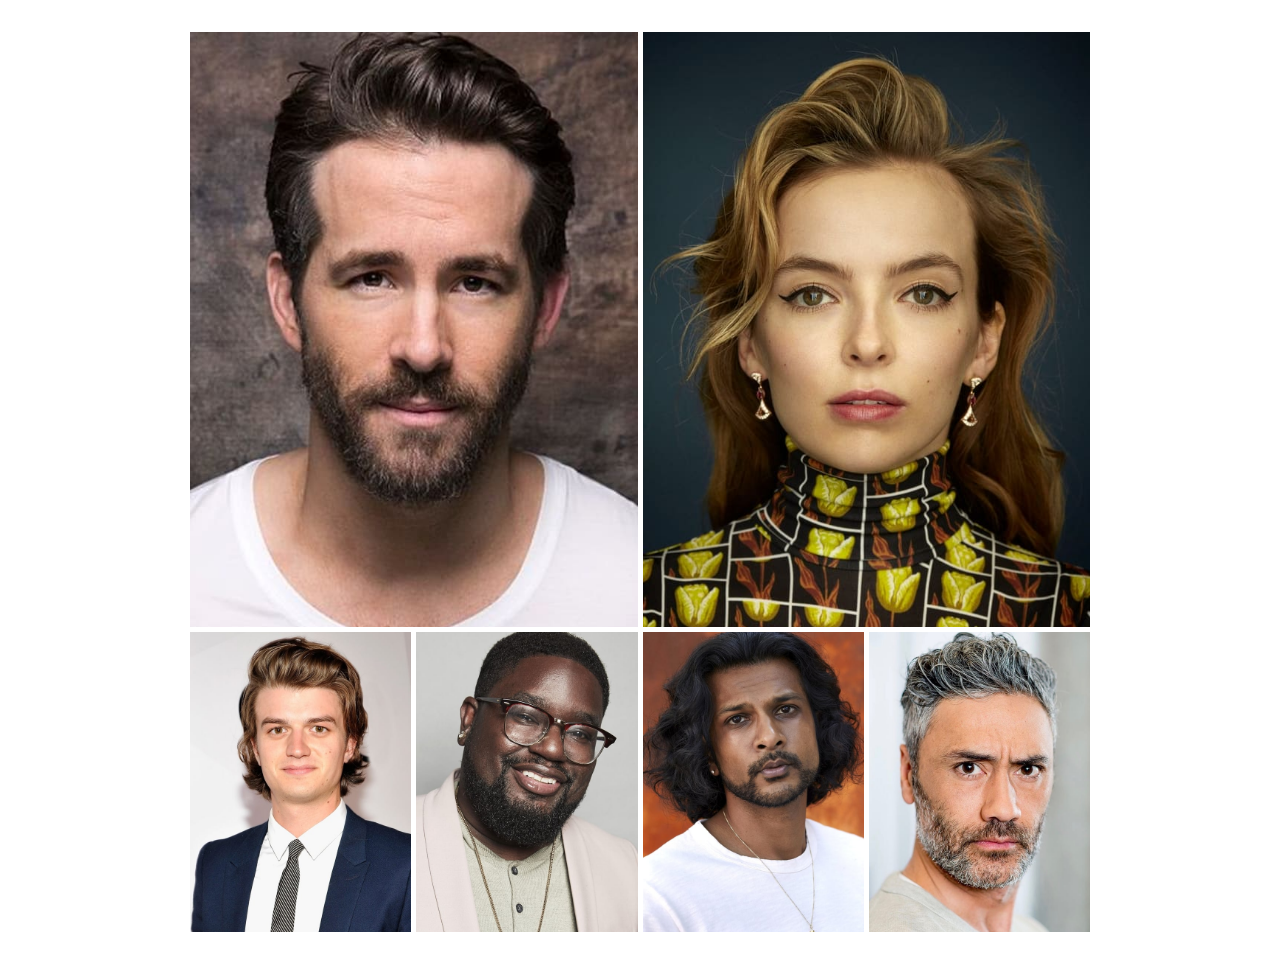
<file: actorsGallery.html>
<!DOCTYPE html>
<html lang="en">
<head>
    <meta charset="UTF-8">
    <meta http-equiv="X-UA-Compatible" content="IE=edge">
    <meta name="viewport" content="width=device-width, initial-scale=1.0">
    <link rel="stylesheet" href="css/gallery.css">
    <title>Free Guy Actors Gallery</title>
</head>
<body>

    <div class="container">

        <div class="ryan">
            <div class="img">
                <img src="images/ryan.jpg" alt="">
            </div>
        </div>
    
        <div class="jodie">
            <div class="img">
                <img src="images/jodie.jpg" alt="">
            </div>
        </div>

        <div class="joe">
            <div class="img">
                <img src="images/joe.jpg" alt="">
            </div>
        </div>

        <div class="lilrel">
            <div class="img">
                <img src="images/lilrel.jpg" alt="">
            </div>
        </div>

        <div class="utkarsh">
            <div class="img">
                <img src="images/utkarsh.jpg" alt="">
            </div>
        </div>

        <div class="taika">
            <div class="img">
                <img src="images/taika.jpg" alt="">
            </div>
        </div>

        </div>

</body>
</html>
</file>
<file: css/gallery.css>
* {
    margin: 0;
    padding: 0;
    box-sizing: border-box;
    /*border: 1px solid red;*/
}


.container {
    width: 900px;
    height: 900px;
    margin: 2rem auto;
    display: grid;
    grid-template-columns: repeat(4, 1fr);
    grid-template-rows: 595px 300px;
    gap: 5px;
}

.container > div {
    width: 100%;
    height: 100%;
}

.img {
    width: 100%;
    height: 100%;
}

.img img {
    width: 100%;
    height: 100%;
    object-fit: cover;
}

.ryan {
    grid-column: 1/3;
    grid-row: 1/2;
}

.jodie {
    grid-column: 3/5;
    grid-row: 1/2;
}


@media (max-width: 568px) {
    body {
        background-color: #000;
    }

    .container {
        width: auto;
        grid-template-columns: repeat(1, auto);
        grid-template-rows: repeat(6, 1fr);
        grid-template-areas: 
        "ryan"
        "jodie"
        "joe"
        "lilrel"
        "utkarsh"
        "taika"
        ;
    }

    .ryan {
        grid-area: ryan;

    }

    .jodie {
        grid-area: jodie;

    }

    .joe {
        grid-area: joe;
    }

    .lilrel {
        grid-area: lilrel;
    }

    .utkarsh {
        grid-area: utkarsh;
    }

    .taika {
        grid-area: taika;
    }
}
</file>
